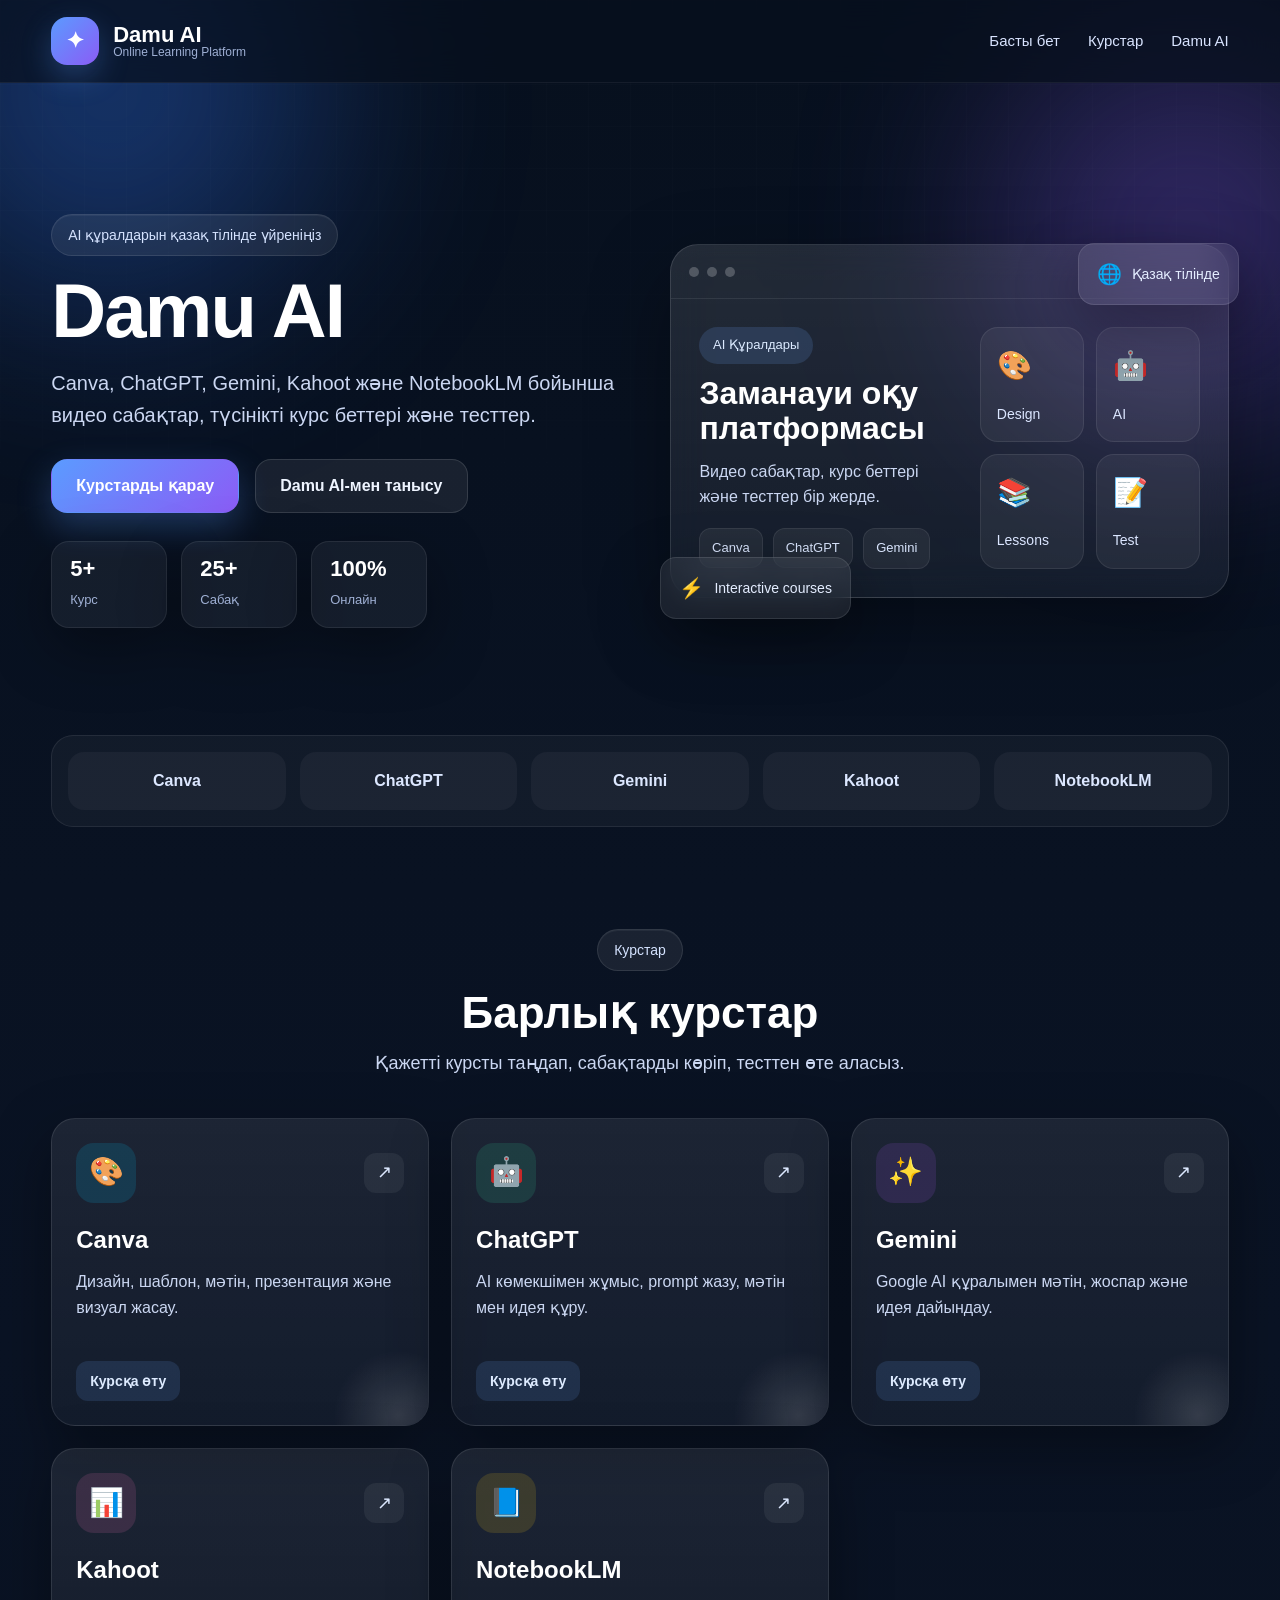
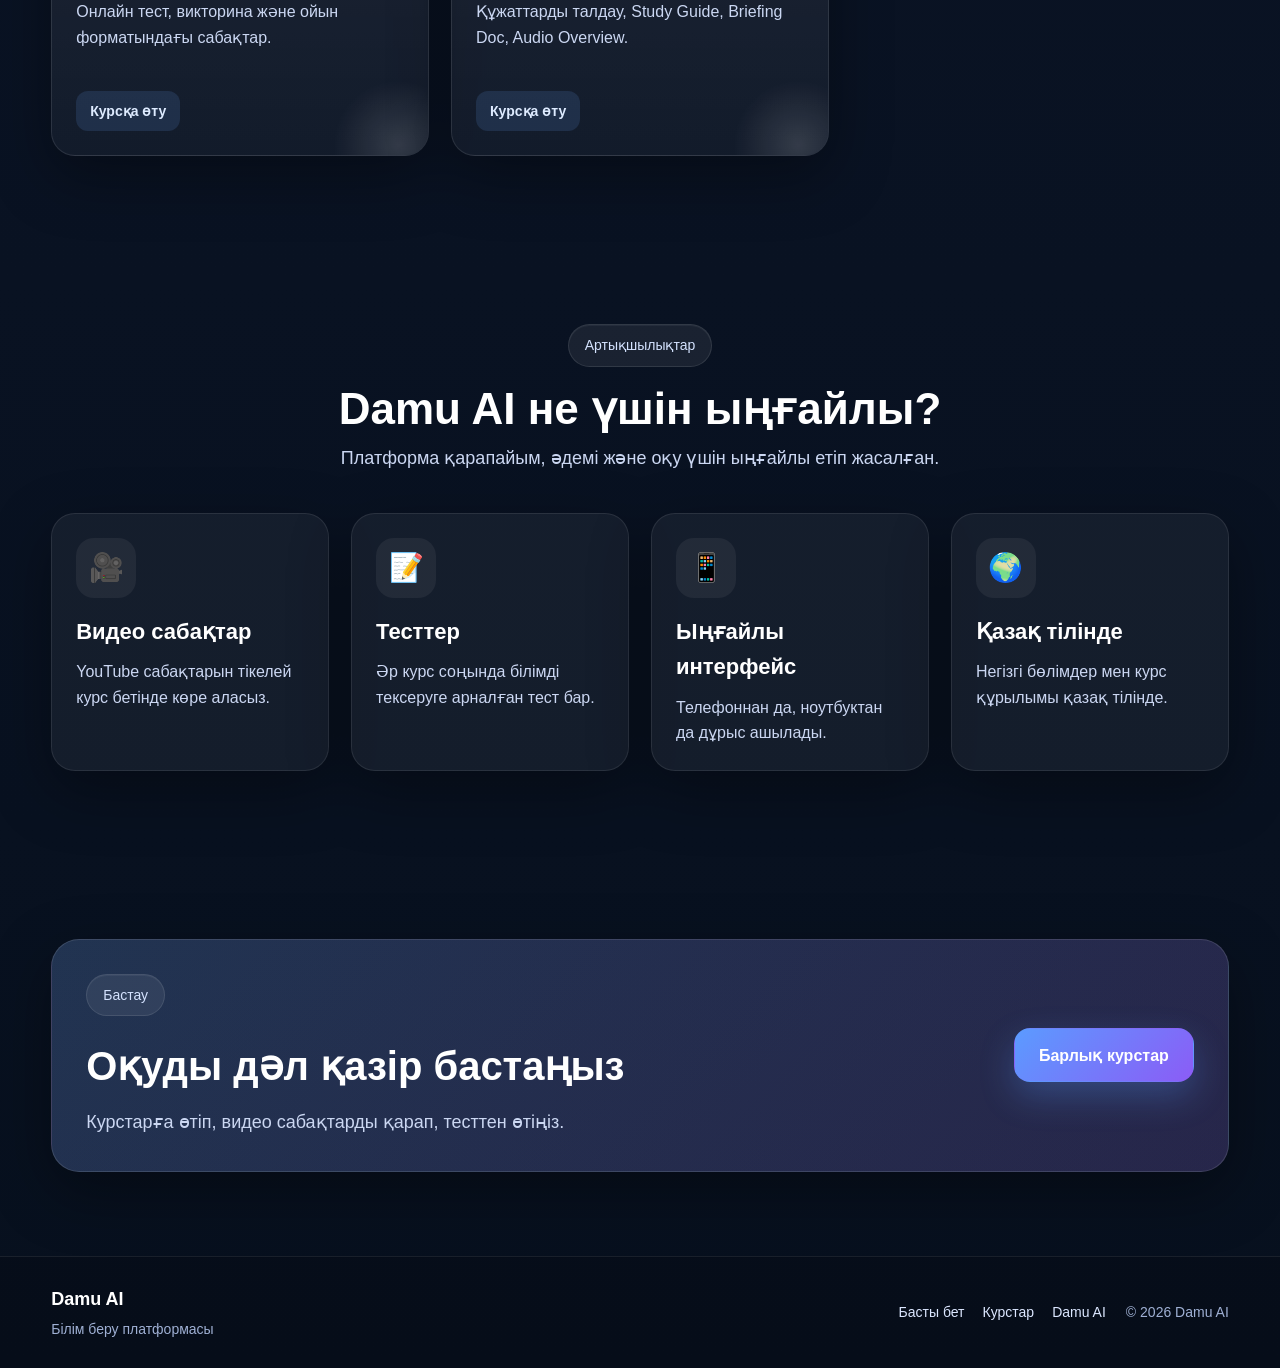
<file: index.html>
<!DOCTYPE html>
<html lang="kk">
<head>
  <meta charset="UTF-8" />
  <meta name="viewport" content="width=device-width, initial-scale=1.0" />
  <title>Damu AI</title>
  <meta name="description" content="Damu AI — Canva, ChatGPT, Gemini, Kahoot және NotebookLM бойынша қазақ тіліндегі видео курстар платформасы." />
  <link rel="stylesheet" href="style.css" />
</head>
<body>
  <div class="bg-glow glow-1"></div>
  <div class="bg-glow glow-2"></div>
  <div class="bg-grid"></div>

  <header class="site-header">
    <div class="container header-wrap">
      <a href="index.html" class="logo">
        <div class="logo-icon">✦</div>
        <div class="logo-text">
          <span class="logo-title">Damu AI</span>
          <span class="logo-subtitle">Online Learning Platform</span>
        </div>
      </a>

      <nav class="nav">
        <a href="index.html">Басты бет</a>
        <a href="#courses">Курстар</a>
        <a href="#about">Damu AI</a>
      </nav>
    </div>
  </header>

  <main>
    <section class="hero">
      <div class="container hero-layout">
        <div class="hero-content">
          <div class="hero-badge">AI құралдарын қазақ тілінде үйреніңіз</div>

          <h1>
            Damu AI
          </h1>

          <p class="hero-text">
            Canva, ChatGPT, Gemini, Kahoot және NotebookLM бойынша
            видео сабақтар, түсінікті курс беттері және тесттер.
          </p>

          <div class="hero-actions">
            <a href="#courses" class="btn btn-primary">Курстарды қарау</a>
            <a href="#about" class="btn btn-secondary">Damu AI-мен танысу</a>
          </div>

          <div class="hero-stats">
            <div class="stat-card">
              <strong>5+</strong>
              <span>Курс</span>
            </div>
            <div class="stat-card">
              <strong>25+</strong>
              <span>Сабақ</span>
            </div>
            <div class="stat-card">
              <strong>100%</strong>
              <span>Онлайн</span>
            </div>
          </div>
        </div>

        <div class="hero-visual">
          <div class="dashboard-card dashboard-main">
            <div class="dashboard-top">
              <span class="mini-dot"></span>
              <span class="mini-dot"></span>
              <span class="mini-dot"></span>
            </div>

            <div class="dashboard-body">
              <div class="dashboard-left">
                <div class="dashboard-chip">AI Құралдары</div>
                <h3>Заманауи оқу платформасы</h3>
                <p>Видео сабақтар, курс беттері және тесттер бір жерде.</p>

                <div class="dashboard-tags">
                  <span>Canva</span>
                  <span>ChatGPT</span>
                  <span>Gemini</span>
                </div>
              </div>

              <div class="dashboard-right">
                <div class="mini-panel">
                  <span>🎨</span>
                  <p>Design</p>
                </div>
                <div class="mini-panel">
                  <span>🤖</span>
                  <p>AI</p>
                </div>
                <div class="mini-panel">
                  <span>📚</span>
                  <p>Lessons</p>
                </div>
                <div class="mini-panel">
                  <span>📝</span>
                  <p>Test</p>
                </div>
              </div>
            </div>
          </div>

          <div class="floating-card floating-a">
            <span>⚡</span>
            <p>Interactive courses</p>
          </div>

          <div class="floating-card floating-b">
            <span>🌐</span>
            <p>Қазақ тілінде</p>
          </div>
        </div>
      </div>
    </section>

    <section class="logo-strip">
      <div class="container">
        <div class="strip-box">
          <span>Canva</span>
          <span>ChatGPT</span>
          <span>Gemini</span>
          <span>Kahoot</span>
          <span>NotebookLM</span>
        </div>
      </div>
    </section>

    <section class="courses-section" id="courses">
      <div class="container">
        <div class="section-head">
          <div class="section-badge">Курстар</div>
          <h2>Барлық курстар</h2>
          <p>
            Қажетті курсты таңдап, сабақтарды көріп, тесттен өте аласыз.
          </p>
        </div>

        <div class="course-grid">
          <a href="canva.html" class="course-card">
            <div class="course-card-top">
              <div class="course-icon icon-canva">🎨</div>
              <div class="course-arrow">↗</div>
            </div>
            <h3>Canva</h3>
            <p>Дизайн, шаблон, мәтін, презентация және визуал жасау.</p>
            <span class="course-link">Курсқа өту</span>
          </a>

          <a href="chatgpt.html" class="course-card">
            <div class="course-card-top">
              <div class="course-icon icon-chatgpt">🤖</div>
              <div class="course-arrow">↗</div>
            </div>
            <h3>ChatGPT</h3>
            <p>AI көмекшімен жұмыс, prompt жазу, мәтін мен идея құру.</p>
            <span class="course-link">Курсқа өту</span>
          </a>

          <a href="gemini.html" class="course-card">
            <div class="course-card-top">
              <div class="course-icon icon-gemini">✨</div>
              <div class="course-arrow">↗</div>
            </div>
            <h3>Gemini</h3>
            <p>Google AI құралымен мәтін, жоспар және идея дайындау.</p>
            <span class="course-link">Курсқа өту</span>
          </a>

          <a href="kahoot.html" class="course-card">
            <div class="course-card-top">
              <div class="course-icon icon-kahoot">📊</div>
              <div class="course-arrow">↗</div>
            </div>
            <h3>Kahoot</h3>
            <p>Онлайн тест, викторина және ойын форматындағы сабақтар.</p>
            <span class="course-link">Курсқа өту</span>
          </a>

          <a href="notebooklm.html" class="course-card">
            <div class="course-card-top">
              <div class="course-icon icon-notebook">📘</div>
              <div class="course-arrow">↗</div>
            </div>
            <h3>NotebookLM</h3>
            <p>Құжаттарды талдау, Study Guide, Briefing Doc, Audio Overview.</p>
            <span class="course-link">Курсқа өту</span>
          </a>
        </div>
      </div>
    </section>

    <section class="feature-section" id="about">
      <div class="container">
        <div class="section-head">
          <div class="section-badge">Артықшылықтар</div>
          <h2>Damu AI не үшін ыңғайлы?</h2>
          <p>
            Платформа қарапайым, әдемі және оқу үшін ыңғайлы етіп жасалған.
          </p>
        </div>

        <div class="feature-grid">
          <div class="feature-card">
            <div class="feature-icon">🎥</div>
            <h3>Видео сабақтар</h3>
            <p>YouTube сабақтарын тікелей курс бетінде көре аласыз.</p>
          </div>

          <div class="feature-card">
            <div class="feature-icon">📝</div>
            <h3>Тесттер</h3>
            <p>Әр курс соңында білімді тексеруге арналған тест бар.</p>
          </div>

          <div class="feature-card">
            <div class="feature-icon">📱</div>
            <h3>Ыңғайлы интерфейс</h3>
            <p>Телефоннан да, ноутбуктан да дұрыс ашылады.</p>
          </div>

          <div class="feature-card">
            <div class="feature-icon">🌍</div>
            <h3>Қазақ тілінде</h3>
            <p>Негізгі бөлімдер мен курс құрылымы қазақ тілінде.</p>
          </div>
        </div>
      </div>
    </section>

    <section class="cta-section">
      <div class="container">
        <div class="cta-box">
          <div>
            <div class="section-badge">Бастау</div>
            <h2>Оқуды дәл қазір бастаңыз</h2>
            <p>Курстарға өтіп, видео сабақтарды қарап, тесттен өтіңіз.</p>
          </div>
          <a href="#courses" class="btn btn-primary">Барлық курстар</a>
        </div>
      </div>
    </section>
  </main>

  <footer class="site-footer">
    <div class="container footer-wrap">
      <div class="footer-brand">
        <strong>Damu AI</strong>
        <span>Білім беру платформасы</span>
      </div>

      <div class="footer-links">
        <a href="index.html">Басты бет</a>
        <a href="#courses">Курстар</a>
        <a href="#about">Damu AI</a>
      </div>

      <div class="footer-copy">
        © 2026 Damu AI
      </div>
    </div>
  </footer>
</body>
</html>
</file>
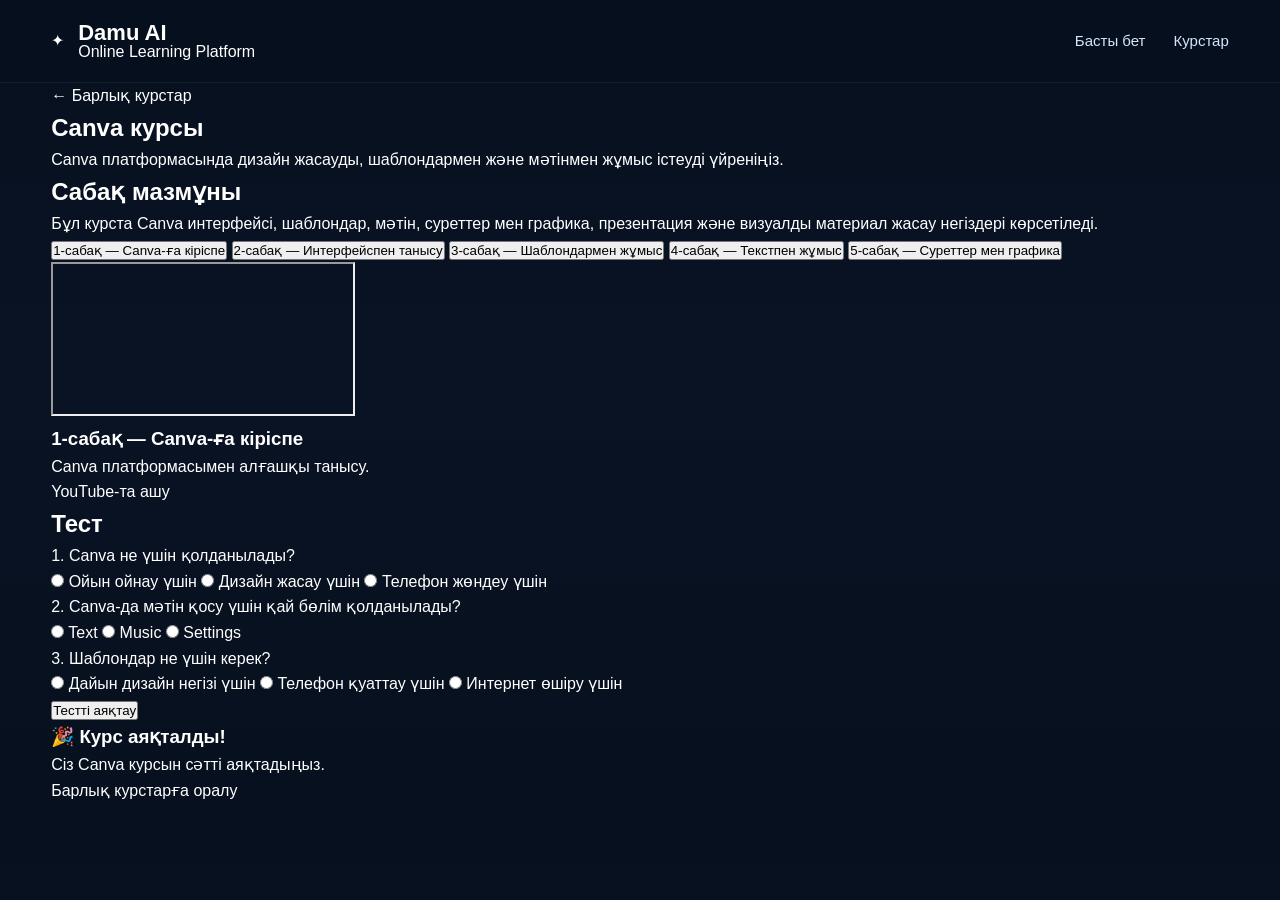
<file: canva.html>
<!DOCTYPE html>
<html lang="kk">
<head>
  <meta charset="UTF-8" />
  <meta name="viewport" content="width=device-width, initial-scale=1.0" />
  <title>Canva | Damu AI</title>
  <link rel="stylesheet" href="style.css" />
</head>
<body>
  <header class="site-header">
    <div class="container header-wrap">
      <a href="index.html" class="logo">
        <div class="logo-mark">✦</div>
        <div class="logo-text">
          <span class="logo-title">Damu AI</span>
          <span class="logo-sub">Online Learning Platform</span>
        </div>
      </a>
      <nav class="nav">
        <a href="index.html">Басты бет</a>
        <a href="index.html#courses">Курстар</a>
      </nav>
    </div>
  </header>

  <section class="course-hero">
    <div class="container course-head">
      <a href="index.html#courses" class="back-btn">← Барлық курстар</a>
      <div>
        <h1>Canva курсы</h1>
        <p>Canva платформасында дизайн жасауды, шаблондармен және мәтінмен жұмыс істеуді үйреніңіз.</p>
      </div>
    </div>
  </section>

  <main class="course-main">
    <div class="container course-layout">
      <div class="panel">
        <h2>Сабақ мазмұны</h2>
        <p>
          Бұл курста Canva интерфейсі, шаблондар, мәтін, суреттер мен графика,
          презентация және визуалды материал жасау негіздері көрсетіледі.
        </p>

        <div class="lesson-list">
          <button class="lesson-btn active" onclick="setLesson('8XroIaIyPXY','1-сабақ — Canva-ға кіріспе','Canva платформасымен алғашқы танысу.','https://youtu.be/8XroIaIyPXY?si=J5krrXheUSEi7FcF', this)">1-сабақ — Canva-ға кіріспе</button>

          <button class="lesson-btn" onclick="setLesson('LSoFhtOnUaE','2-сабақ — Интерфейспен танысу','Canva мәзірі мен негізгі құралдары.','https://youtu.be/LSoFhtOnUaE?si=HeUScebhPesfhyCI', this)">2-сабақ — Интерфейспен танысу</button>

          <button class="lesson-btn" onclick="setLesson('iKq5Cdff6uk','3-сабақ — Шаблондармен жұмыс','Дайын шаблондарды қолдану жолдары.','https://youtu.be/iKq5Cdff6uk?si=Ef8z4qQGS8ZqpTlr', this)">3-сабақ — Шаблондармен жұмыс</button>

          <button class="lesson-btn" onclick="setLesson('nIhfQqX__Rg','4-сабақ — Текстпен жұмыс','Мәтін қосу және өңдеу тәсілдері.','https://youtu.be/nIhfQqX__Rg?si=PuwD7ACmn1tWfnLu', this)">4-сабақ — Текстпен жұмыс</button>

          <button class="lesson-btn" onclick="setLesson('OZGL-o0Y4cg','5-сабақ — Суреттер мен графика','Графика, сурет және дизайн элементтері.','https://youtu.be/OZGL-o0Y4cg?si=DddsQisGswqiHQY4', this)">5-сабақ — Суреттер мен графика</button>
        </div>
      </div>

      <div class="panel">
        <iframe id="mainVideo" class="video-frame" src="https://www.youtube.com/embed/8XroIaIyPXY" allowfullscreen></iframe>
        <h3 id="videoTitle" class="video-title">1-сабақ — Canva-ға кіріспе</h3>
        <p id="videoDesc" class="video-desc">Canva платформасымен алғашқы танысу.</p>
        <a id="videoLink" class="video-link" href="https://youtu.be/8XroIaIyPXY?si=J5krrXheUSEi7FcF" target="_blank">YouTube-та ашу</a>

        <h2>Тест</h2>

        <form id="quiz-canva">
          <div class="quiz-question">
            <p>1. Canva не үшін қолданылады?</p>
            <label><input type="radio" name="q1" value="a"> Ойын ойнау үшін</label>
            <label><input type="radio" name="q1" value="b"> Дизайн жасау үшін</label>
            <label><input type="radio" name="q1" value="c"> Телефон жөндеу үшін</label>
          </div>

          <div class="quiz-question">
            <p>2. Canva-да мәтін қосу үшін қай бөлім қолданылады?</p>
            <label><input type="radio" name="q2" value="a"> Text</label>
            <label><input type="radio" name="q2" value="b"> Music</label>
            <label><input type="radio" name="q2" value="c"> Settings</label>
          </div>

          <div class="quiz-question">
            <p>3. Шаблондар не үшін керек?</p>
            <label><input type="radio" name="q3" value="a"> Дайын дизайн негізі үшін</label>
            <label><input type="radio" name="q3" value="b"> Телефон қуаттау үшін</label>
            <label><input type="radio" name="q3" value="c"> Интернет өшіру үшін</label>
          </div>

          <button type="button" class="submit-btn" onclick="checkQuiz('quiz-canva','result-canva','finish-canva',['b','a','a'])">Тестті аяқтау</button>
          <div id="result-canva" class="result-box"></div>
        </form>

        <div id="finish-canva" class="finish-box">
          <h3>🎉 Курс аяқталды!</h3>
          <p>Сіз Canva курсын сәтті аяқтадыңыз.</p>
          <a href="index.html#courses">Барлық курстарға оралу</a>
        </div>
      </div>
    </div>
  </main>

  <script src="script.js"></script>
</body>
</html>
</file>
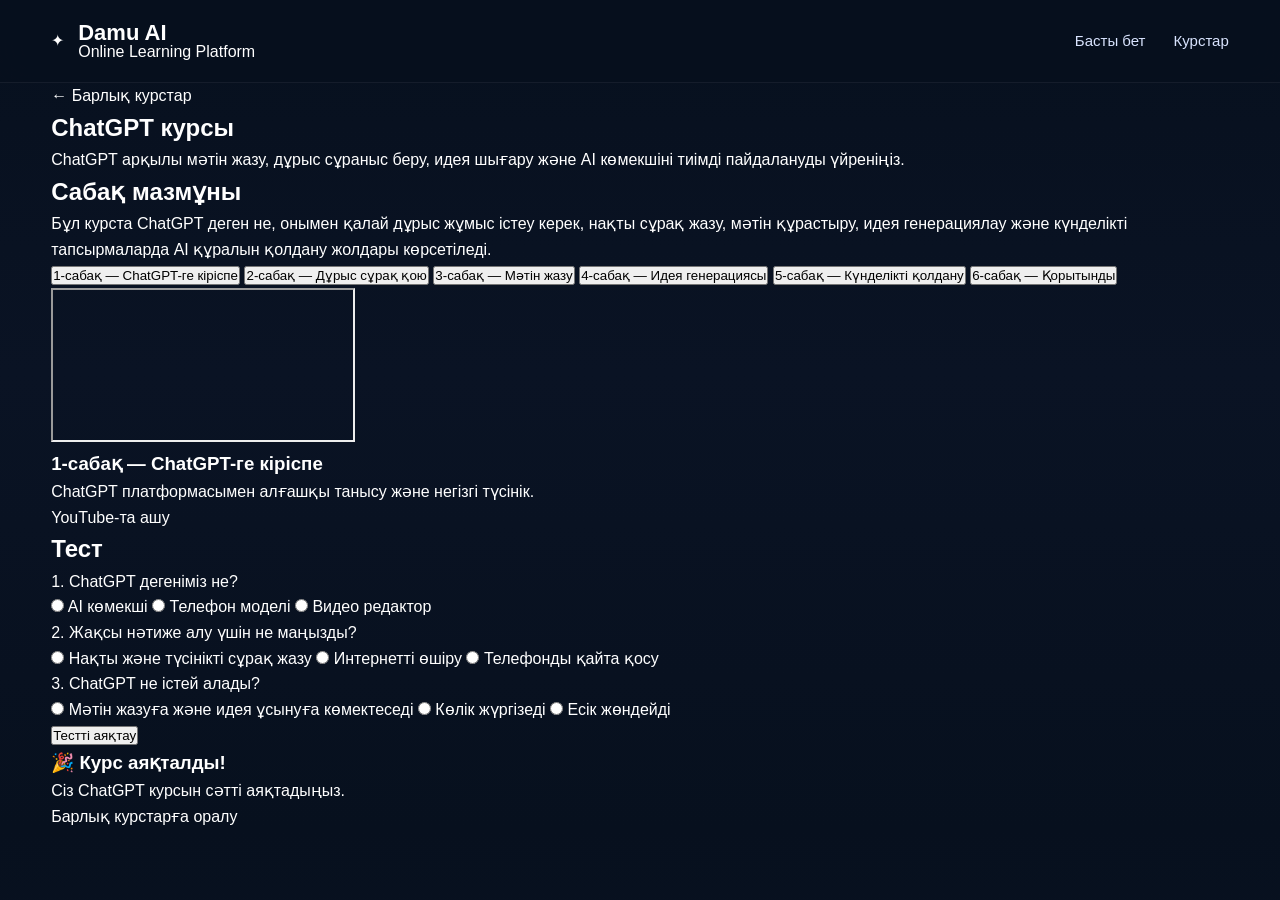
<file: chatgpt.html>
<!DOCTYPE html>
<html lang="kk">
<head>
  <meta charset="UTF-8" />
  <meta name="viewport" content="width=device-width, initial-scale=1.0" />
  <title>ChatGPT | Damu AI</title>
  <link rel="stylesheet" href="style.css" />
</head>
<body>
  <header class="site-header">
    <div class="container header-wrap">
      <a href="index.html" class="logo">
        <div class="logo-mark">✦</div>
        <div class="logo-text">
          <span class="logo-title">Damu AI</span>
          <span class="logo-sub">Online Learning Platform</span>
        </div>
      </a>
      <nav class="nav">
        <a href="index.html">Басты бет</a>
        <a href="index.html#courses">Курстар</a>
      </nav>
    </div>
  </header>

  <section class="course-hero">
    <div class="container course-head">
      <a href="index.html#courses" class="back-btn">← Барлық курстар</a>
      <div>
        <h1>ChatGPT курсы</h1>
        <p>ChatGPT арқылы мәтін жазу, дұрыс сұраныс беру, идея шығару және AI көмекшіні тиімді пайдалануды үйреніңіз.</p>
      </div>
    </div>
  </section>

  <main class="course-main">
    <div class="container course-layout">
      <div class="panel">
        <h2>Сабақ мазмұны</h2>
        <p>
          Бұл курста ChatGPT деген не, онымен қалай дұрыс жұмыс істеу керек,
          нақты сұрақ жазу, мәтін құрастыру, идея генерациялау және күнделікті
          тапсырмаларда AI құралын қолдану жолдары көрсетіледі.
        </p>

        <div class="lesson-list">
          <button class="lesson-btn active" onclick="setLesson('xbvlByeAyUs','1-сабақ — ChatGPT-ге кіріспе','ChatGPT платформасымен алғашқы танысу және негізгі түсінік.','https://youtu.be/xbvlByeAyUs?si=NSCvRXFFklDgMYJ7', this)">1-сабақ — ChatGPT-ге кіріспе</button>

          <button class="lesson-btn" onclick="setLesson('rt_CX91Nhso','2-сабақ — Дұрыс сұрақ қою','Жақсы нәтиже алу үшін дұрыс prompt жазу жолдары.','https://youtu.be/rt_CX91Nhso?si=0B-xVsNN5OD9AjpI', this)">2-сабақ — Дұрыс сұрақ қою</button>

          <button class="lesson-btn" onclick="setLesson('xbvlByeAyUs','3-сабақ — Мәтін жазу','ChatGPT көмегімен мәтін, жоспар және жауап дайындау.','https://youtu.be/xbvlByeAyUs?si=NSCvRXFFklDgMYJ7', this)">3-сабақ — Мәтін жазу</button>

          <button class="lesson-btn" onclick="setLesson('rt_CX91Nhso','4-сабақ — Идея генерациясы','Жоба, сабақ, бизнес немесе контентке идея шығару.','https://youtu.be/rt_CX91Nhso?si=0B-xVsNN5OD9AjpI', this)">4-сабақ — Идея генерациясы</button>

          <button class="lesson-btn" onclick="setLesson('xbvlByeAyUs','5-сабақ — Күнделікті қолдану','ChatGPT-ті күнделікті оқу мен жұмыста пайдалану.','https://youtu.be/xbvlByeAyUs?si=NSCvRXFFklDgMYJ7', this)">5-сабақ — Күнделікті қолдану</button>

          <button class="lesson-btn" onclick="setLesson('rt_CX91Nhso','6-сабақ — Қорытынды','Курсты қорытындылау және негізгі мүмкіндіктерді қайталау.','https://youtu.be/rt_CX91Nhso?si=0B-xVsNN5OD9AjpI', this)">6-сабақ — Қорытынды</button>
        </div>
      </div>

      <div class="panel">
        <iframe id="mainVideo" class="video-frame" src="https://www.youtube.com/embed/xbvlByeAyUs" allowfullscreen></iframe>
        <h3 id="videoTitle" class="video-title">1-сабақ — ChatGPT-ге кіріспе</h3>
        <p id="videoDesc" class="video-desc">ChatGPT платформасымен алғашқы танысу және негізгі түсінік.</p>
        <a id="videoLink" class="video-link" href="https://youtu.be/xbvlByeAyUs?si=NSCvRXFFklDgMYJ7" target="_blank">YouTube-та ашу</a>

        <h2>Тест</h2>

        <form id="quiz-chatgpt">
          <div class="quiz-question">
            <p>1. ChatGPT дегеніміз не?</p>
            <label><input type="radio" name="q1" value="a"> AI көмекші</label>
            <label><input type="radio" name="q1" value="b"> Телефон моделі</label>
            <label><input type="radio" name="q1" value="c"> Видео редактор</label>
          </div>

          <div class="quiz-question">
            <p>2. Жақсы нәтиже алу үшін не маңызды?</p>
            <label><input type="radio" name="q2" value="a"> Нақты және түсінікті сұрақ жазу</label>
            <label><input type="radio" name="q2" value="b"> Интернетті өшіру</label>
            <label><input type="radio" name="q2" value="c"> Телефонды қайта қосу</label>
          </div>

          <div class="quiz-question">
            <p>3. ChatGPT не істей алады?</p>
            <label><input type="radio" name="q3" value="a"> Мәтін жазуға және идея ұсынуға көмектеседі</label>
            <label><input type="radio" name="q3" value="b"> Көлік жүргізеді</label>
            <label><input type="radio" name="q3" value="c"> Есік жөндейді</label>
          </div>

          <button type="button" class="submit-btn" onclick="checkQuiz('quiz-chatgpt','result-chatgpt','finish-chatgpt',['a','a','a'])">Тестті аяқтау</button>
          <div id="result-chatgpt" class="result-box"></div>
        </form>

        <div id="finish-chatgpt" class="finish-box">
          <h3>🎉 Курс аяқталды!</h3>
          <p>Сіз ChatGPT курсын сәтті аяқтадыңыз.</p>
          <a href="index.html#courses">Барлық курстарға оралу</a>
        </div>
      </div>
    </div>
  </main>

  <script src="script.js"></script>
</body>
</html>
</file>
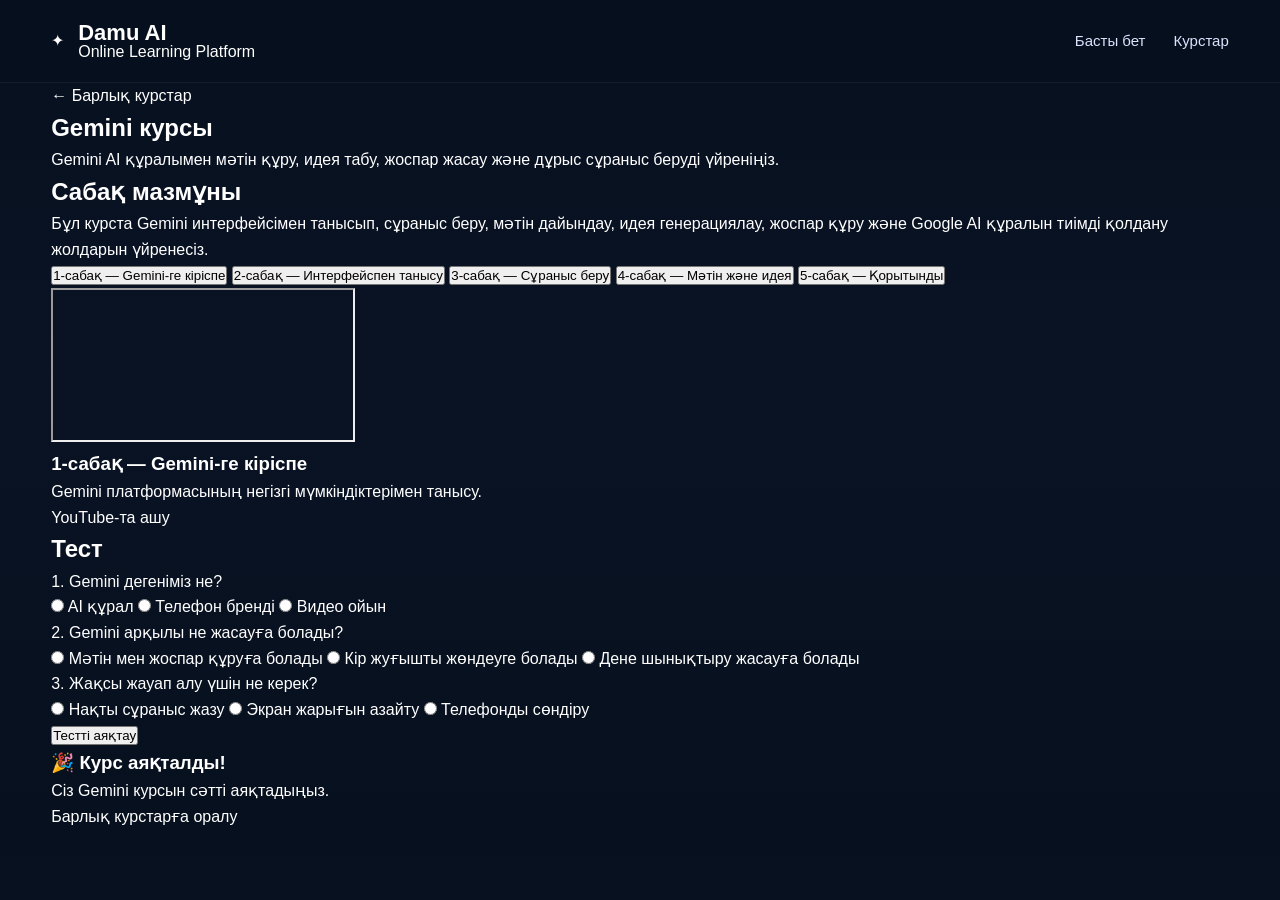
<file: gemini.html>
<!DOCTYPE html>
<html lang="kk">
<head>
  <meta charset="UTF-8" />
  <meta name="viewport" content="width=device-width, initial-scale=1.0" />
  <title>Gemini | Damu AI</title>
  <link rel="stylesheet" href="style.css" />
</head>
<body>
  <header class="site-header">
    <div class="container header-wrap">
      <a href="index.html" class="logo">
        <div class="logo-mark">✦</div>
        <div class="logo-text">
          <span class="logo-title">Damu AI</span>
          <span class="logo-sub">Online Learning Platform</span>
        </div>
      </a>
      <nav class="nav">
        <a href="index.html">Басты бет</a>
        <a href="index.html#courses">Курстар</a>
      </nav>
    </div>
  </header>

  <section class="course-hero">
    <div class="container course-head">
      <a href="index.html#courses" class="back-btn">← Барлық курстар</a>
      <div>
        <h1>Gemini курсы</h1>
        <p>Gemini AI құралымен мәтін құру, идея табу, жоспар жасау және дұрыс сұраныс беруді үйреніңіз.</p>
      </div>
    </div>
  </section>

  <main class="course-main">
    <div class="container course-layout">
      <div class="panel">
        <h2>Сабақ мазмұны</h2>
        <p>
          Бұл курста Gemini интерфейсімен танысып, сұраныс беру,
          мәтін дайындау, идея генерациялау, жоспар құру және Google AI
          құралын тиімді қолдану жолдарын үйренесіз.
        </p>

        <div class="lesson-list">
          <button class="lesson-btn active" onclick="setLesson('FjFByBnClmI','1-сабақ — Gemini-ге кіріспе','Gemini платформасының негізгі мүмкіндіктерімен танысу.','https://youtu.be/FjFByBnClmI?si=Z6gTF1m0xAtOaThO', this)">1-сабақ — Gemini-ге кіріспе</button>

          <button class="lesson-btn" onclick="setLesson('M0IkPs61L5c','2-сабақ — Интерфейспен танысу','Gemini ішіндегі негізгі бөлімдер мен батырмалар.','https://youtu.be/M0IkPs61L5c?si=cA5SelJ99RwvYOn6', this)">2-сабақ — Интерфейспен танысу</button>

          <button class="lesson-btn" onclick="setLesson('FjFByBnClmI','3-сабақ — Сұраныс беру','Gemini-ге нақты тапсырма жазу тәсілдері.','https://youtu.be/FjFByBnClmI?si=Z6gTF1m0xAtOaThO', this)">3-сабақ — Сұраныс беру</button>

          <button class="lesson-btn" onclick="setLesson('M0IkPs61L5c','4-сабақ — Мәтін және идея','Мәтін, жоспар және идея шығару үшін қолдану.','https://youtu.be/M0IkPs61L5c?si=cA5SelJ99RwvYOn6', this)">4-сабақ — Мәтін және идея</button>

          <button class="lesson-btn" onclick="setLesson('FjFByBnClmI','5-сабақ — Қорытынды','Gemini құралын тәжірибеде қолдануды қорытындылау.','https://youtu.be/FjFByBnClmI?si=Z6gTF1m0xAtOaThO', this)">5-сабақ — Қорытынды</button>
        </div>
      </div>

      <div class="panel">
        <iframe id="mainVideo" class="video-frame" src="https://www.youtube.com/embed/FjFByBnClmI" allowfullscreen></iframe>
        <h3 id="videoTitle" class="video-title">1-сабақ — Gemini-ге кіріспе</h3>
        <p id="videoDesc" class="video-desc">Gemini платформасының негізгі мүмкіндіктерімен танысу.</p>
        <a id="videoLink" class="video-link" href="https://youtu.be/FjFByBnClmI?si=Z6gTF1m0xAtOaThO" target="_blank">YouTube-та ашу</a>

        <h2>Тест</h2>

        <form id="quiz-gemini">
          <div class="quiz-question">
            <p>1. Gemini дегеніміз не?</p>
            <label><input type="radio" name="q1" value="a"> AI құрал</label>
            <label><input type="radio" name="q1" value="b"> Телефон бренді</label>
            <label><input type="radio" name="q1" value="c"> Видео ойын</label>
          </div>

          <div class="quiz-question">
            <p>2. Gemini арқылы не жасауға болады?</p>
            <label><input type="radio" name="q2" value="a"> Мәтін мен жоспар құруға болады</label>
            <label><input type="radio" name="q2" value="b"> Кір жуғышты жөндеуге болады</label>
            <label><input type="radio" name="q2" value="c"> Дене шынықтыру жасауға болады</label>
          </div>

          <div class="quiz-question">
            <p>3. Жақсы жауап алу үшін не керек?</p>
            <label><input type="radio" name="q3" value="a"> Нақты сұраныс жазу</label>
            <label><input type="radio" name="q3" value="b"> Экран жарығын азайту</label>
            <label><input type="radio" name="q3" value="c"> Телефонды сөндіру</label>
          </div>

          <button type="button" class="submit-btn" onclick="checkQuiz('quiz-gemini','result-gemini','finish-gemini',['a','a','a'])">Тестті аяқтау</button>
          <div id="result-gemini" class="result-box"></div>
        </form>

        <div id="finish-gemini" class="finish-box">
          <h3>🎉 Курс аяқталды!</h3>
          <p>Сіз Gemini курсын сәтті аяқтадыңыз.</p>
          <a href="index.html#courses">Барлық курстарға оралу</a>
        </div>
      </div>
    </div>
  </main>

  <script src="script.js"></script>
</body>
</html>
</file>
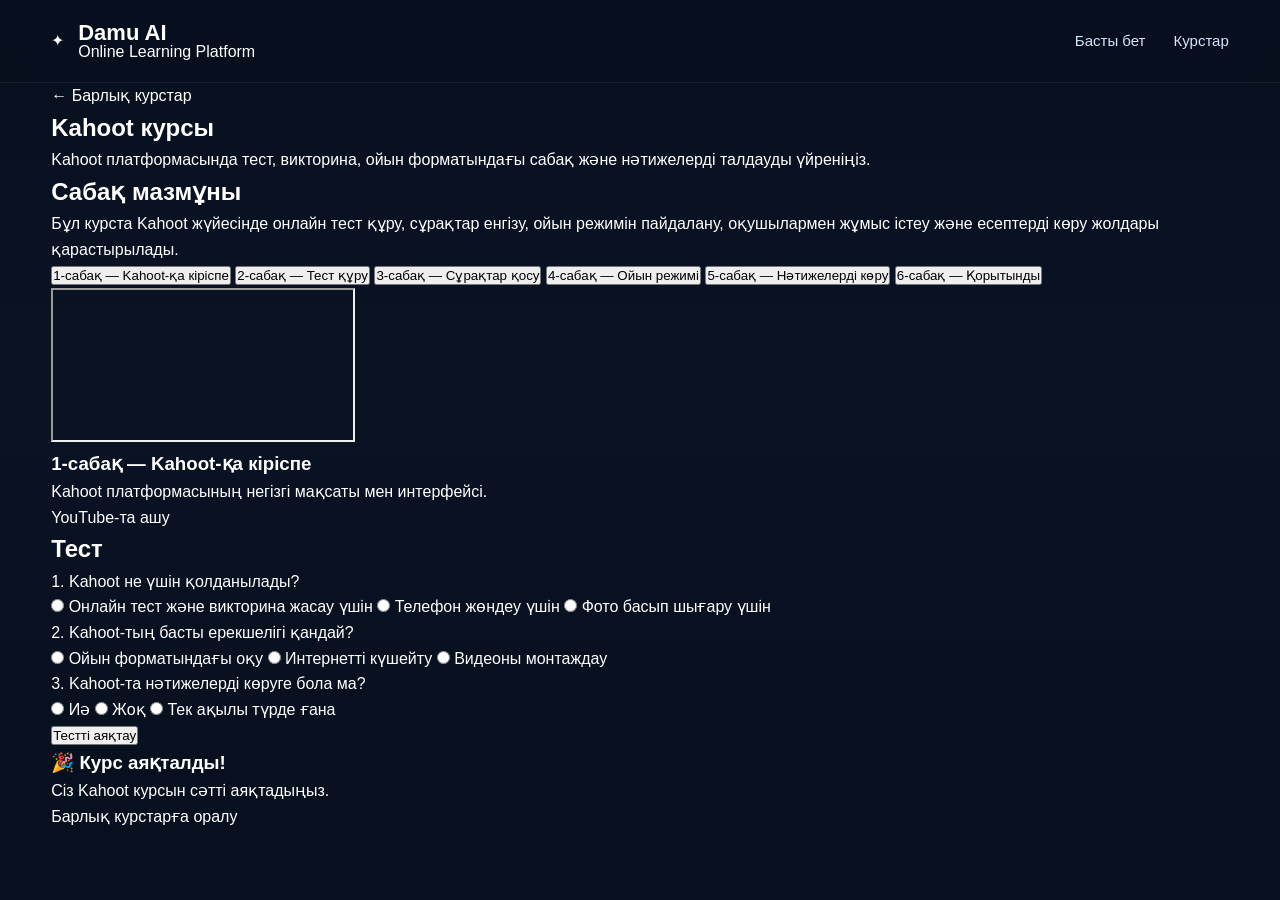
<file: kahoot.html>
<!DOCTYPE html>
<html lang="kk">
<head>
  <meta charset="UTF-8" />
  <meta name="viewport" content="width=device-width, initial-scale=1.0" />
  <title>Kahoot | Damu AI</title>
  <link rel="stylesheet" href="style.css" />
</head>
<body>
  <header class="site-header">
    <div class="container header-wrap">
      <a href="index.html" class="logo">
        <div class="logo-mark">✦</div>
        <div class="logo-text">
          <span class="logo-title">Damu AI</span>
          <span class="logo-sub">Online Learning Platform</span>
        </div>
      </a>
      <nav class="nav">
        <a href="index.html">Басты бет</a>
        <a href="index.html#courses">Курстар</a>
      </nav>
    </div>
  </header>

  <section class="course-hero">
    <div class="container course-head">
      <a href="index.html#courses" class="back-btn">← Барлық курстар</a>
      <div>
        <h1>Kahoot курсы</h1>
        <p>Kahoot платформасында тест, викторина, ойын форматындағы сабақ және нәтижелерді талдауды үйреніңіз.</p>
      </div>
    </div>
  </section>

  <main class="course-main">
    <div class="container course-layout">
      <div class="panel">
        <h2>Сабақ мазмұны</h2>
        <p>
          Бұл курста Kahoot жүйесінде онлайн тест құру,
          сұрақтар енгізу, ойын режимін пайдалану, оқушылармен жұмыс істеу
          және есептерді көру жолдары қарастырылады.
        </p>

        <div class="lesson-list">
          <button class="lesson-btn active" onclick="setLesson('beAFx5XOJdw','1-сабақ — Kahoot-қа кіріспе','Kahoot платформасының негізгі мақсаты мен интерфейсі.','https://youtu.be/beAFx5XOJdw?si=Ztv5f-hj23u2PpNN', this)">1-сабақ — Kahoot-қа кіріспе</button>

          <button class="lesson-btn" onclick="setLesson('5aCsxExhAV8','2-сабақ — Тест құру','Жаңа тест немесе викторина жасаудың негіздері.','https://youtu.be/5aCsxExhAV8?si=EQhmz7H_cyf9TTNt', this)">2-сабақ — Тест құру</button>

          <button class="lesson-btn" onclick="setLesson('beAFx5XOJdw','3-сабақ — Сұрақтар қосу','Kahoot-қа сұрақтар мен жауап нұсқаларын енгізу.','https://youtu.be/beAFx5XOJdw?si=Ztv5f-hj23u2PpNN', this)">3-сабақ — Сұрақтар қосу</button>

          <button class="lesson-btn" onclick="setLesson('5aCsxExhAV8','4-сабақ — Ойын режимі','Ойын форматындағы сабақ өткізу жолдары.','https://youtu.be/5aCsxExhAV8?si=EQhmz7H_cyf9TTNt', this)">4-сабақ — Ойын режимі</button>

          <button class="lesson-btn" onclick="setLesson('beAFx5XOJdw','5-сабақ — Нәтижелерді көру','Kahoot нәтижелері мен есептерін талдау.','https://youtu.be/beAFx5XOJdw?si=Ztv5f-hj23u2PpNN', this)">5-сабақ — Нәтижелерді көру</button>

          <button class="lesson-btn" onclick="setLesson('5aCsxExhAV8','6-сабақ — Қорытынды','Kahoot арқылы сабақты ұйымдастыруды қорытындылау.','https://youtu.be/5aCsxExhAV8?si=EQhmz7H_cyf9TTNt', this)">6-сабақ — Қорытынды</button>
        </div>
      </div>

      <div class="panel">
        <iframe id="mainVideo" class="video-frame" src="https://www.youtube.com/embed/beAFx5XOJdw" allowfullscreen></iframe>
        <h3 id="videoTitle" class="video-title">1-сабақ — Kahoot-қа кіріспе</h3>
        <p id="videoDesc" class="video-desc">Kahoot платформасының негізгі мақсаты мен интерфейсі.</p>
        <a id="videoLink" class="video-link" href="https://youtu.be/beAFx5XOJdw?si=Ztv5f-hj23u2PpNN" target="_blank">YouTube-та ашу</a>

        <h2>Тест</h2>

        <form id="quiz-kahoot">
          <div class="quiz-question">
            <p>1. Kahoot не үшін қолданылады?</p>
            <label><input type="radio" name="q1" value="a"> Онлайн тест және викторина жасау үшін</label>
            <label><input type="radio" name="q1" value="b"> Телефон жөндеу үшін</label>
            <label><input type="radio" name="q1" value="c"> Фото басып шығару үшін</label>
          </div>

          <div class="quiz-question">
            <p>2. Kahoot-тың басты ерекшелігі қандай?</p>
            <label><input type="radio" name="q2" value="a"> Ойын форматындағы оқу</label>
            <label><input type="radio" name="q2" value="b"> Интернетті күшейту</label>
            <label><input type="radio" name="q2" value="c"> Видеоны монтаждау</label>
          </div>

          <div class="quiz-question">
            <p>3. Kahoot-та нәтижелерді көруге бола ма?</p>
            <label><input type="radio" name="q3" value="a"> Иә</label>
            <label><input type="radio" name="q3" value="b"> Жоқ</label>
            <label><input type="radio" name="q3" value="c"> Тек ақылы түрде ғана</label>
          </div>

          <button type="button" class="submit-btn" onclick="checkQuiz('quiz-kahoot','result-kahoot','finish-kahoot',['a','a','a'])">Тестті аяқтау</button>
          <div id="result-kahoot" class="result-box"></div>
        </form>

        <div id="finish-kahoot" class="finish-box">
          <h3>🎉 Курс аяқталды!</h3>
          <p>Сіз Kahoot курсын сәтті аяқтадыңыз.</p>
          <a href="index.html#courses">Барлық курстарға оралу</a>
        </div>
      </div>
    </div>
  </main>

  <script src="script.js"></script>
</body>
</html>
</file>
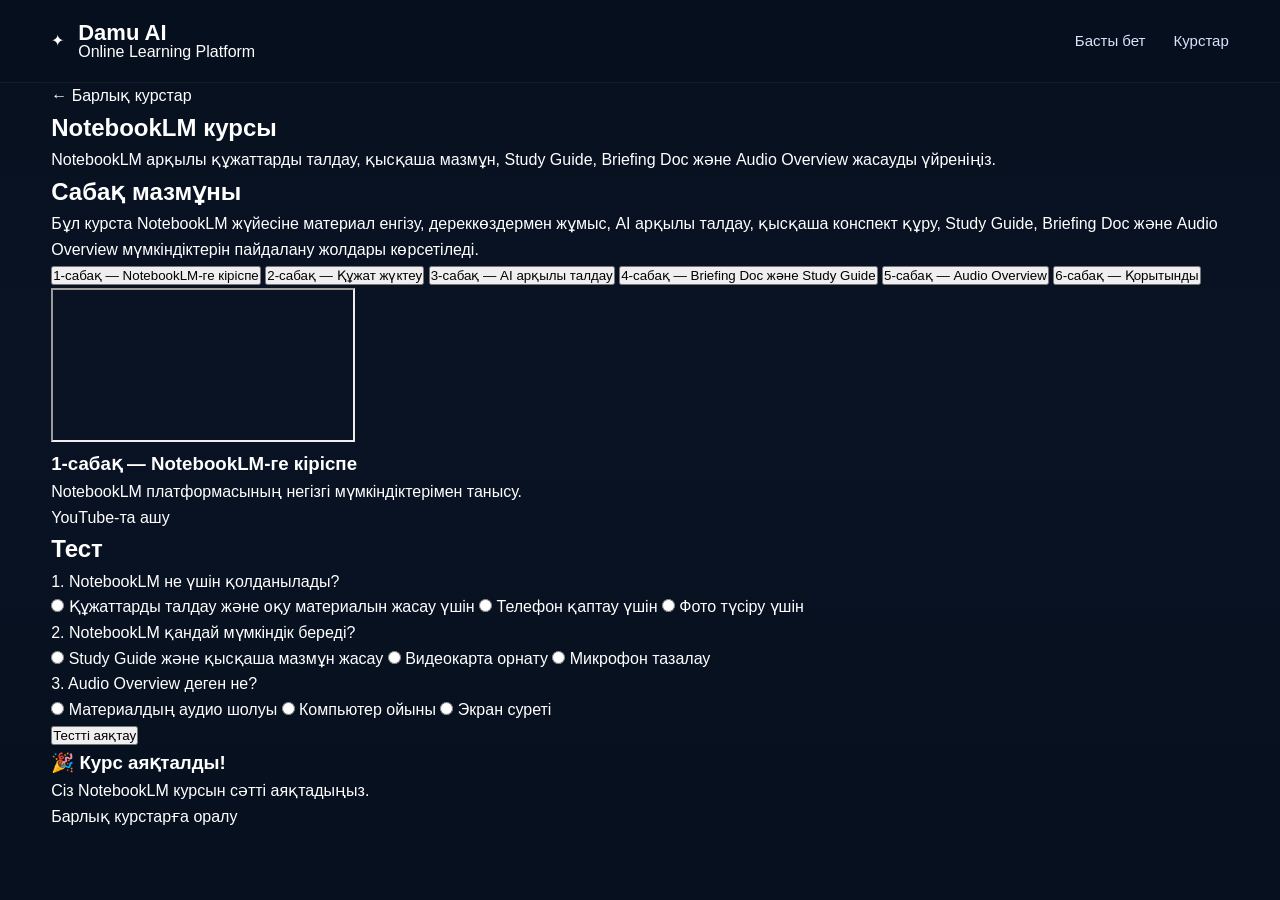
<file: notebooklm.html>
<!DOCTYPE html>
<html lang="kk">
<head>
  <meta charset="UTF-8" />
  <meta name="viewport" content="width=device-width, initial-scale=1.0" />
  <title>NotebookLM | Damu AI</title>
  <link rel="stylesheet" href="style.css" />
</head>
<body>
  <header class="site-header">
    <div class="container header-wrap">
      <a href="index.html" class="logo">
        <div class="logo-mark">✦</div>
        <div class="logo-text">
          <span class="logo-title">Damu AI</span>
          <span class="logo-sub">Online Learning Platform</span>
        </div>
      </a>
      <nav class="nav">
        <a href="index.html">Басты бет</a>
        <a href="index.html#courses">Курстар</a>
      </nav>
    </div>
  </header>

  <section class="course-hero">
    <div class="container course-head">
      <a href="index.html#courses" class="back-btn">← Барлық курстар</a>
      <div>
        <h1>NotebookLM курсы</h1>
        <p>NotebookLM арқылы құжаттарды талдау, қысқаша мазмұн, Study Guide, Briefing Doc және Audio Overview жасауды үйреніңіз.</p>
      </div>
    </div>
  </section>

  <main class="course-main">
    <div class="container course-layout">
      <div class="panel">
        <h2>Сабақ мазмұны</h2>
        <p>
          Бұл курста NotebookLM жүйесіне материал енгізу,
          дереккөздермен жұмыс, AI арқылы талдау, қысқаша конспект құру,
          Study Guide, Briefing Doc және Audio Overview мүмкіндіктерін пайдалану жолдары көрсетіледі.
        </p>

        <div class="lesson-list">
          <button class="lesson-btn active" onclick="setLesson('Jd7yPMYo7jc','1-сабақ — NotebookLM-ге кіріспе','NotebookLM платформасының негізгі мүмкіндіктерімен танысу.','https://youtu.be/Jd7yPMYo7jc?si=ONng9ICRE1u4MrqF', this)">1-сабақ — NotebookLM-ге кіріспе</button>

          <button class="lesson-btn" onclick="setLesson('fT914zpTZXU','2-сабақ — Құжат жүктеу','NotebookLM ішіне дереккөздер мен құжаттарды енгізу.','https://youtu.be/fT914zpTZXU?si=J7nrXXO2BlxKV8dw', this)">2-сабақ — Құжат жүктеу</button>

          <button class="lesson-btn" onclick="setLesson('um3yheLWzHc','3-сабақ — AI арқылы талдау','Жүктелген материалдар бойынша AI талдау жасау.','https://youtu.be/um3yheLWzHc?si=eMtO0ljLrsT0Wq8A', this)">3-сабақ — AI арқылы талдау</button>

          <button class="lesson-btn" onclick="setLesson('KbjUwZZoGKU','4-сабақ — Briefing Doc және Study Guide','Оқу материалы мен қысқаша нұсқаулық құру.','https://youtu.be/KbjUwZZoGKU?si=-cG3LCsKw7Am9s4y', this)">4-сабақ — Briefing Doc және Study Guide</button>

          <button class="lesson-btn" onclick="setLesson('gHMXAFrBC7w','5-сабақ — Audio Overview','Материал бойынша аудио шолу жасау мүмкіндігі.','https://youtu.be/gHMXAFrBC7w?si=LmFI9knTC3_3XzL0', this)">5-сабақ — Audio Overview</button>

          <button class="lesson-btn" onclick="setLesson('K6CYtzOafxE','6-сабақ — Қорытынды','NotebookLM құралын толық қолдануды қорытындылау.','https://youtu.be/K6CYtzOafxE?si=WHzOWYDrZH-wrtUY', this)">6-сабақ — Қорытынды</button>
        </div>
      </div>

      <div class="panel">
        <iframe id="mainVideo" class="video-frame" src="https://www.youtube.com/embed/Jd7yPMYo7jc" allowfullscreen></iframe>
        <h3 id="videoTitle" class="video-title">1-сабақ — NotebookLM-ге кіріспе</h3>
        <p id="videoDesc" class="video-desc">NotebookLM платформасының негізгі мүмкіндіктерімен танысу.</p>
        <a id="videoLink" class="video-link" href="https://youtu.be/Jd7yPMYo7jc?si=ONng9ICRE1u4MrqF" target="_blank">YouTube-та ашу</a>

        <h2>Тест</h2>

        <form id="quiz-notebooklm">
          <div class="quiz-question">
            <p>1. NotebookLM не үшін қолданылады?</p>
            <label><input type="radio" name="q1" value="a"> Құжаттарды талдау және оқу материалын жасау үшін</label>
            <label><input type="radio" name="q1" value="b"> Телефон қаптау үшін</label>
            <label><input type="radio" name="q1" value="c"> Фото түсіру үшін</label>
          </div>

          <div class="quiz-question">
            <p>2. NotebookLM қандай мүмкіндік береді?</p>
            <label><input type="radio" name="q2" value="a"> Study Guide және қысқаша мазмұн жасау</label>
            <label><input type="radio" name="q2" value="b"> Видеокарта орнату</label>
            <label><input type="radio" name="q2" value="c"> Микрофон тазалау</label>
          </div>

          <div class="quiz-question">
            <p>3. Audio Overview деген не?</p>
            <label><input type="radio" name="q3" value="a"> Материалдың аудио шолуы</label>
            <label><input type="radio" name="q3" value="b"> Компьютер ойыны</label>
            <label><input type="radio" name="q3" value="c"> Экран суреті</label>
          </div>

          <button type="button" class="submit-btn" onclick="checkQuiz('quiz-notebooklm','result-notebooklm','finish-notebooklm',['a','a','a'])">Тестті аяқтау</button>
          <div id="result-notebooklm" class="result-box"></div>
        </form>

        <div id="finish-notebooklm" class="finish-box">
          <h3>🎉 Курс аяқталды!</h3>
          <p>Сіз NotebookLM курсын сәтті аяқтадыңыз.</p>
          <a href="index.html#courses">Барлық курстарға оралу</a>
        </div>
      </div>
    </div>
  </main>

  <script src="script.js"></script>
</body>
</html>
</file>
<file: style.css>
* {
  margin: 0;
  padding: 0;
  box-sizing: border-box;
}

:root {
  --bg: #07101e;
  --bg-2: #0b1528;
  --panel: rgba(255, 255, 255, 0.06);
  --panel-2: rgba(255, 255, 255, 0.08);
  --border: rgba(255, 255, 255, 0.12);
  --text: #ffffff;
  --muted: #cbd7f2;
  --muted-2: #9fb0d4;
  --primary: #6ea8ff;
  --primary-2: #8b5cf6;
  --shadow: 0 20px 60px rgba(0, 0, 0, 0.35);
  --radius-xl: 30px;
  --radius-lg: 22px;
  --radius-md: 16px;
}

html {
  scroll-behavior: smooth;
}

body {
  font-family: Arial, sans-serif;
  background:
    linear-gradient(180deg, #07101e 0%, #0a1324 45%, #07101e 100%);
  color: var(--text);
  line-height: 1.6;
  overflow-x: hidden;
  position: relative;
}

a {
  text-decoration: none;
  color: inherit;
}

.container {
  width: min(1180px, 92%);
  margin: 0 auto;
  position: relative;
  z-index: 2;
}

.bg-grid {
  position: fixed;
  inset: 0;
  background-image:
    linear-gradient(rgba(255,255,255,0.03) 1px, transparent 1px),
    linear-gradient(90deg, rgba(255,255,255,0.03) 1px, transparent 1px);
  background-size: 42px 42px;
  mask-image: linear-gradient(to bottom, rgba(0,0,0,0.45), transparent 85%);
  pointer-events: none;
  z-index: 0;
}

.bg-glow {
  position: fixed;
  border-radius: 999px;
  filter: blur(110px);
  opacity: 0.35;
  pointer-events: none;
  z-index: 0;
}

.glow-1 {
  width: 420px;
  height: 420px;
  background: #357bff;
  top: -120px;
  left: -100px;
}

.glow-2 {
  width: 380px;
  height: 380px;
  background: #8b5cf6;
  top: 40px;
  right: -100px;
}

.site-header {
  position: sticky;
  top: 0;
  z-index: 50;
  backdrop-filter: blur(18px);
  background: rgba(7, 16, 30, 0.72);
  border-bottom: 1px solid rgba(255,255,255,0.06);
}

.header-wrap {
  min-height: 82px;
  display: flex;
  align-items: center;
  justify-content: space-between;
  gap: 24px;
}

.logo {
  display: flex;
  align-items: center;
  gap: 14px;
}

.logo-icon {
  width: 48px;
  height: 48px;
  border-radius: 16px;
  display: flex;
  align-items: center;
  justify-content: center;
  background: linear-gradient(135deg, #5b9bff, #8b5cf6);
  box-shadow: 0 12px 30px rgba(91, 155, 255, 0.28);
  font-size: 22px;
  font-weight: 700;
}

.logo-text {
  display: flex;
  flex-direction: column;
  line-height: 1.05;
}

.logo-title {
  font-size: 22px;
  font-weight: 700;
}

.logo-subtitle {
  font-size: 12px;
  color: var(--muted-2);
}

.nav {
  display: flex;
  align-items: center;
  gap: 28px;
}

.nav a {
  color: #d9e4ff;
  font-size: 15px;
  transition: 0.25s ease;
}

.nav a:hover {
  color: #8fbcff;
}

.hero {
  padding: 78px 0 48px;
  position: relative;
}

.hero-layout {
  display: grid;
  grid-template-columns: 1.02fr 0.98fr;
  gap: 38px;
  align-items: center;
}

.hero-content {
  max-width: 640px;
}

.hero-badge,
.section-badge {
  display: inline-flex;
  align-items: center;
  padding: 9px 16px;
  border-radius: 999px;
  background: rgba(255,255,255,0.07);
  border: 1px solid rgba(255,255,255,0.1);
  color: #d5e3ff;
  font-size: 14px;
  margin-bottom: 18px;
  box-shadow: inset 0 1px 0 rgba(255,255,255,0.05);
}

.hero h1 {
  font-size: 76px;
  line-height: 0.98;
  letter-spacing: -1.8px;
  margin-bottom: 18px;
}

.hero-text {
  font-size: 20px;
  color: var(--muted);
  max-width: 580px;
  margin-bottom: 28px;
}

.hero-actions {
  display: flex;
  gap: 16px;
  flex-wrap: wrap;
  margin-bottom: 28px;
}

.btn {
  display: inline-flex;
  align-items: center;
  justify-content: center;
  min-height: 54px;
  padding: 0 24px;
  border-radius: 16px;
  font-weight: 700;
  transition: 0.25s ease;
  border: 1px solid transparent;
}

.btn-primary {
  color: #fff;
  background: linear-gradient(135deg, #5b9bff, #8b5cf6);
  box-shadow: 0 14px 34px rgba(91, 155, 255, 0.28);
}

.btn-primary:hover {
  transform: translateY(-2px);
}

.btn-secondary {
  color: #eef4ff;
  background: rgba(255,255,255,0.07);
  border-color: rgba(255,255,255,0.12);
}

.btn-secondary:hover {
  background: rgba(255,255,255,0.1);
}

.hero-stats {
  display: flex;
  gap: 14px;
  flex-wrap: wrap;
}

.stat-card {
  min-width: 116px;
  padding: 16px 18px;
  border-radius: 18px;
  background: rgba(255,255,255,0.05);
  border: 1px solid rgba(255,255,255,0.08);
  box-shadow: var(--shadow);
}

.stat-card strong {
  display: block;
  font-size: 22px;
  line-height: 1;
  margin-bottom: 6px;
}

.stat-card span {
  font-size: 13px;
  color: var(--muted-2);
}

.hero-visual {
  position: relative;
  min-height: 520px;
  display: flex;
  align-items: center;
  justify-content: center;
}

.dashboard-card {
  width: 100%;
  max-width: 560px;
  border-radius: 28px;
  background:
    linear-gradient(180deg, rgba(255,255,255,0.11), rgba(255,255,255,0.05));
  border: 1px solid rgba(255,255,255,0.12);
  box-shadow: 0 30px 80px rgba(0, 0, 0, 0.35);
  backdrop-filter: blur(18px);
  overflow: hidden;
}

.dashboard-top {
  min-height: 54px;
  padding: 0 18px;
  display: flex;
  align-items: center;
  gap: 8px;
  border-bottom: 1px solid rgba(255,255,255,0.08);
}

.mini-dot {
  width: 10px;
  height: 10px;
  border-radius: 50%;
  background: rgba(255,255,255,0.22);
}

.dashboard-body {
  display: grid;
  grid-template-columns: 1fr 220px;
  gap: 20px;
  padding: 28px;
}

.dashboard-left h3 {
  font-size: 32px;
  line-height: 1.1;
  margin: 12px 0 12px;
}

.dashboard-left p {
  color: var(--muted);
  margin-bottom: 18px;
}

.dashboard-chip {
  display: inline-flex;
  padding: 8px 14px;
  border-radius: 999px;
  background: rgba(110,168,255,0.16);
  color: #dceaff;
  font-size: 13px;
}

.dashboard-tags {
  display: flex;
  gap: 10px;
  flex-wrap: wrap;
}

.dashboard-tags span {
  padding: 9px 12px;
  border-radius: 12px;
  background: rgba(255,255,255,0.06);
  border: 1px solid rgba(255,255,255,0.08);
  font-size: 13px;
  color: #dbe7ff;
}

.dashboard-right {
  display: grid;
  grid-template-columns: 1fr 1fr;
  gap: 12px;
}

.mini-panel {
  min-height: 108px;
  padding: 16px;
  border-radius: 18px;
  background: rgba(255,255,255,0.06);
  border: 1px solid rgba(255,255,255,0.08);
  display: flex;
  flex-direction: column;
  justify-content: space-between;
}

.mini-panel span {
  font-size: 28px;
}

.mini-panel p {
  font-size: 14px;
  color: #dbe6ff;
}

.floating-card {
  position: absolute;
  display: flex;
  align-items: center;
  gap: 10px;
  padding: 14px 18px;
  border-radius: 16px;
  background: rgba(255,255,255,0.08);
  border: 1px solid rgba(255,255,255,0.1);
  backdrop-filter: blur(14px);
  box-shadow: var(--shadow);
}

.floating-card span {
  font-size: 20px;
}

.floating-card p {
  font-size: 14px;
  color: #e4edff;
}

.floating-a {
  left: -10px;
  bottom: 62px;
}

.floating-b {
  right: -10px;
  top: 82px;
}

.logo-strip {
  padding: 6px 0 18px;
}

.strip-box {
  display: grid;
  grid-template-columns: repeat(5, 1fr);
  gap: 14px;
  padding: 16px;
  border-radius: 22px;
  background: rgba(255,255,255,0.04);
  border: 1px solid rgba(255,255,255,0.08);
}

.strip-box span {
  min-height: 58px;
  border-radius: 16px;
  display: flex;
  align-items: center;
  justify-content: center;
  color: #dce7ff;
  font-weight: 700;
  background: rgba(255,255,255,0.04);
}

.courses-section,
.feature-section,
.cta-section {
  padding: 84px 0;
}

.section-head {
  text-align: center;
  max-width: 760px;
  margin: 0 auto 40px;
}

.section-head h2 {
  font-size: 44px;
  line-height: 1.08;
  margin-bottom: 12px;
}

.section-head p {
  color: var(--muted);
  font-size: 18px;
}

.course-grid {
  display: grid;
  grid-template-columns: repeat(3, 1fr);
  gap: 22px;
}

.course-card {
  padding: 24px;
  border-radius: 24px;
  background:
    linear-gradient(180deg, rgba(255,255,255,0.08), rgba(255,255,255,0.04));
  border: 1px solid rgba(255,255,255,0.1);
  box-shadow: var(--shadow);
  transition: 0.28s ease;
  position: relative;
  overflow: hidden;
}

.course-card::after {
  content: "";
  position: absolute;
  inset: auto -40px -60px auto;
  width: 140px;
  height: 140px;
  border-radius: 999px;
  background: radial-gradient(circle, rgba(255,255,255,0.14), transparent 65%);
  pointer-events: none;
}

.course-card:hover {
  transform: translateY(-6px);
  border-color: rgba(110,168,255,0.34);
}

.course-card-top {
  display: flex;
  align-items: center;
  justify-content: space-between;
  margin-bottom: 18px;
}

.course-icon {
  width: 60px;
  height: 60px;
  border-radius: 18px;
  display: flex;
  align-items: center;
  justify-content: center;
  font-size: 28px;
}

.icon-canva {
  background: rgba(0, 197, 255, 0.14);
}

.icon-chatgpt {
  background: rgba(52, 211, 153, 0.14);
}

.icon-gemini {
  background: rgba(168, 85, 247, 0.14);
}

.icon-kahoot {
  background: rgba(244, 114, 182, 0.14);
}

.icon-notebook {
  background: rgba(250, 204, 21, 0.14);
}

.course-arrow {
  width: 40px;
  height: 40px;
  border-radius: 12px;
  display: flex;
  align-items: center;
  justify-content: center;
  background: rgba(255,255,255,0.06);
  color: #dce8ff;
  font-size: 18px;
}

.course-card h3 {
  font-size: 24px;
  margin-bottom: 10px;
}

.course-card p {
  color: var(--muted);
  min-height: 74px;
  margin-bottom: 18px;
}

.course-link {
  display: inline-flex;
  align-items: center;
  min-height: 40px;
  padding: 0 14px;
  border-radius: 12px;
  background: rgba(110,168,255,0.14);
  color: #deebff;
  font-weight: 700;
  font-size: 14px;
}

.feature-grid {
  display: grid;
  grid-template-columns: repeat(4, 1fr);
  gap: 22px;
}

.feature-card {
  padding: 24px;
  border-radius: 24px;
  background: rgba(255,255,255,0.05);
  border: 1px solid rgba(255,255,255,0.09);
  box-shadow: var(--shadow);
}

.feature-icon {
  width: 60px;
  height: 60px;
  border-radius: 18px;
  display: flex;
  align-items: center;
  justify-content: center;
  margin-bottom: 16px;
  font-size: 28px;
  background: rgba(255,255,255,0.06);
}

.feature-card h3 {
  font-size: 22px;
  margin-bottom: 10px;
}

.feature-card p {
  color: var(--muted);
}

.cta-box {
  min-height: 220px;
  padding: 34px;
  border-radius: 28px;
  background:
    linear-gradient(135deg, rgba(91,155,255,0.18), rgba(139,92,246,0.16)),
    rgba(255,255,255,0.05);
  border: 1px solid rgba(255,255,255,0.12);
  box-shadow: var(--shadow);
  display: flex;
  align-items: center;
  justify-content: space-between;
  gap: 24px;
}

.cta-box h2 {
  font-size: 40px;
  margin-bottom: 10px;
}

.cta-box p {
  color: var(--muted);
  font-size: 18px;
}

.site-footer {
  padding: 28px 0;
  border-top: 1px solid rgba(255,255,255,0.08);
  background: rgba(0,0,0,0.16);
}

.footer-wrap {
  display: grid;
  grid-template-columns: 1fr auto auto;
  gap: 20px;
  align-items: center;
}

.footer-brand {
  display: flex;
  flex-direction: column;
  gap: 4px;
}

.footer-brand strong {
  font-size: 18px;
}

.footer-brand span,
.footer-copy {
  color: var(--muted-2);
  font-size: 14px;
}

.footer-links {
  display: flex;
  gap: 18px;
  flex-wrap: wrap;
}

.footer-links a {
  color: #dce7ff;
  font-size: 14px;
}

@media (max-width: 1100px) {
  .hero-layout {
    grid-template-columns: 1fr;
  }

  .hero-content {
    max-width: 100%;
  }

  .hero-visual {
    min-height: auto;
  }

  .course-grid {
    grid-template-columns: repeat(2, 1fr);
  }

  .feature-grid {
    grid-template-columns: repeat(2, 1fr);
  }

  .strip-box {
    grid-template-columns: repeat(3, 1fr);
  }
}

@media (max-width: 760px) {
  .header-wrap {
    min-height: auto;
    padding: 16px 0;
    flex-direction: column;
    align-items: flex-start;
  }

  .nav {
    flex-wrap: wrap;
    gap: 14px;
  }

  .hero {
    padding-top: 54px;
  }

  .hero h1 {
    font-size: 50px;
    letter-spacing: -1px;
  }

  .hero-text {
    font-size: 17px;
  }

  .dashboard-body {
    grid-template-columns: 1fr;
  }

  .floating-a,
  .floating-b {
    position: static;
    margin-top: 14px;
  }

  .strip-box,
  .course-grid,
  .feature-grid,
  .footer-wrap {
    grid-template-columns: 1fr;
  }

  .section-head h2,
  .cta-box h2 {
    font-size: 32px;
  }

  .cta-box {
    padding: 26px;
    flex-direction: column;
    align-items: flex-start;
  }
}
</file>
